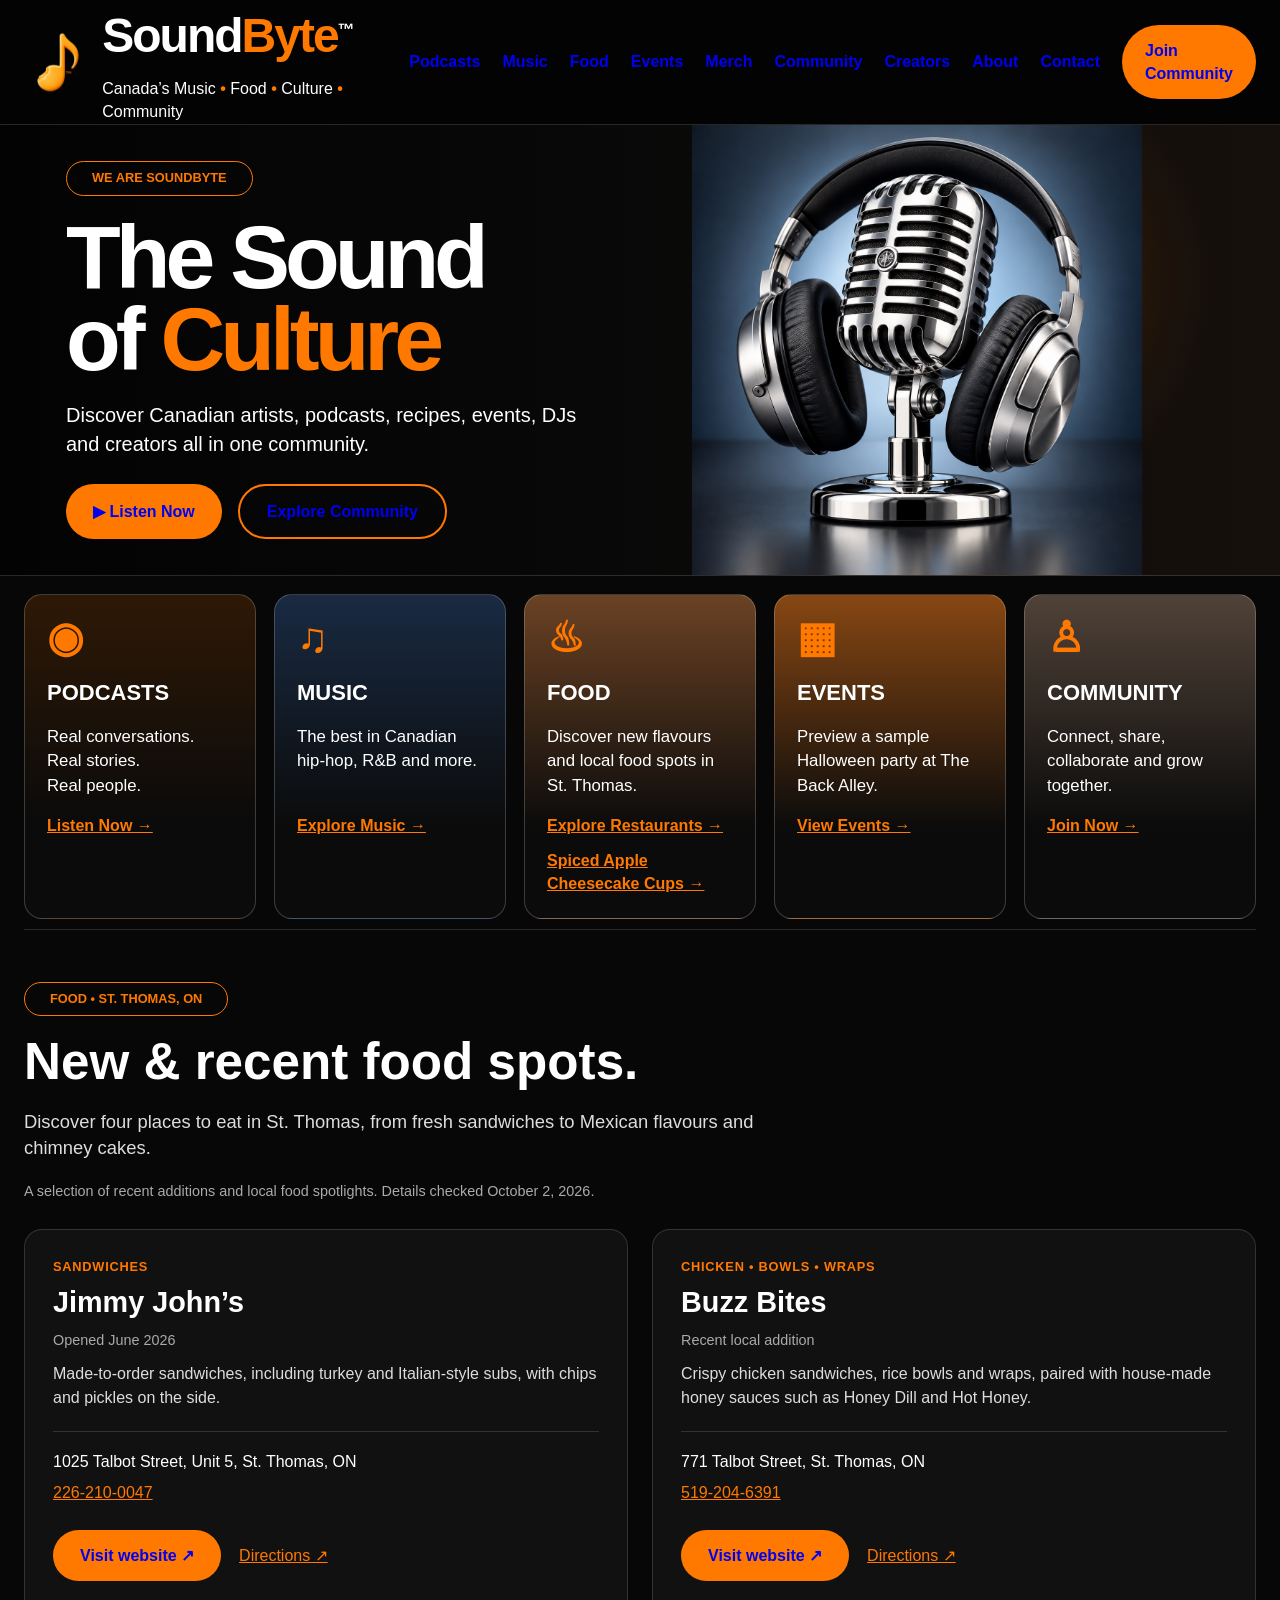
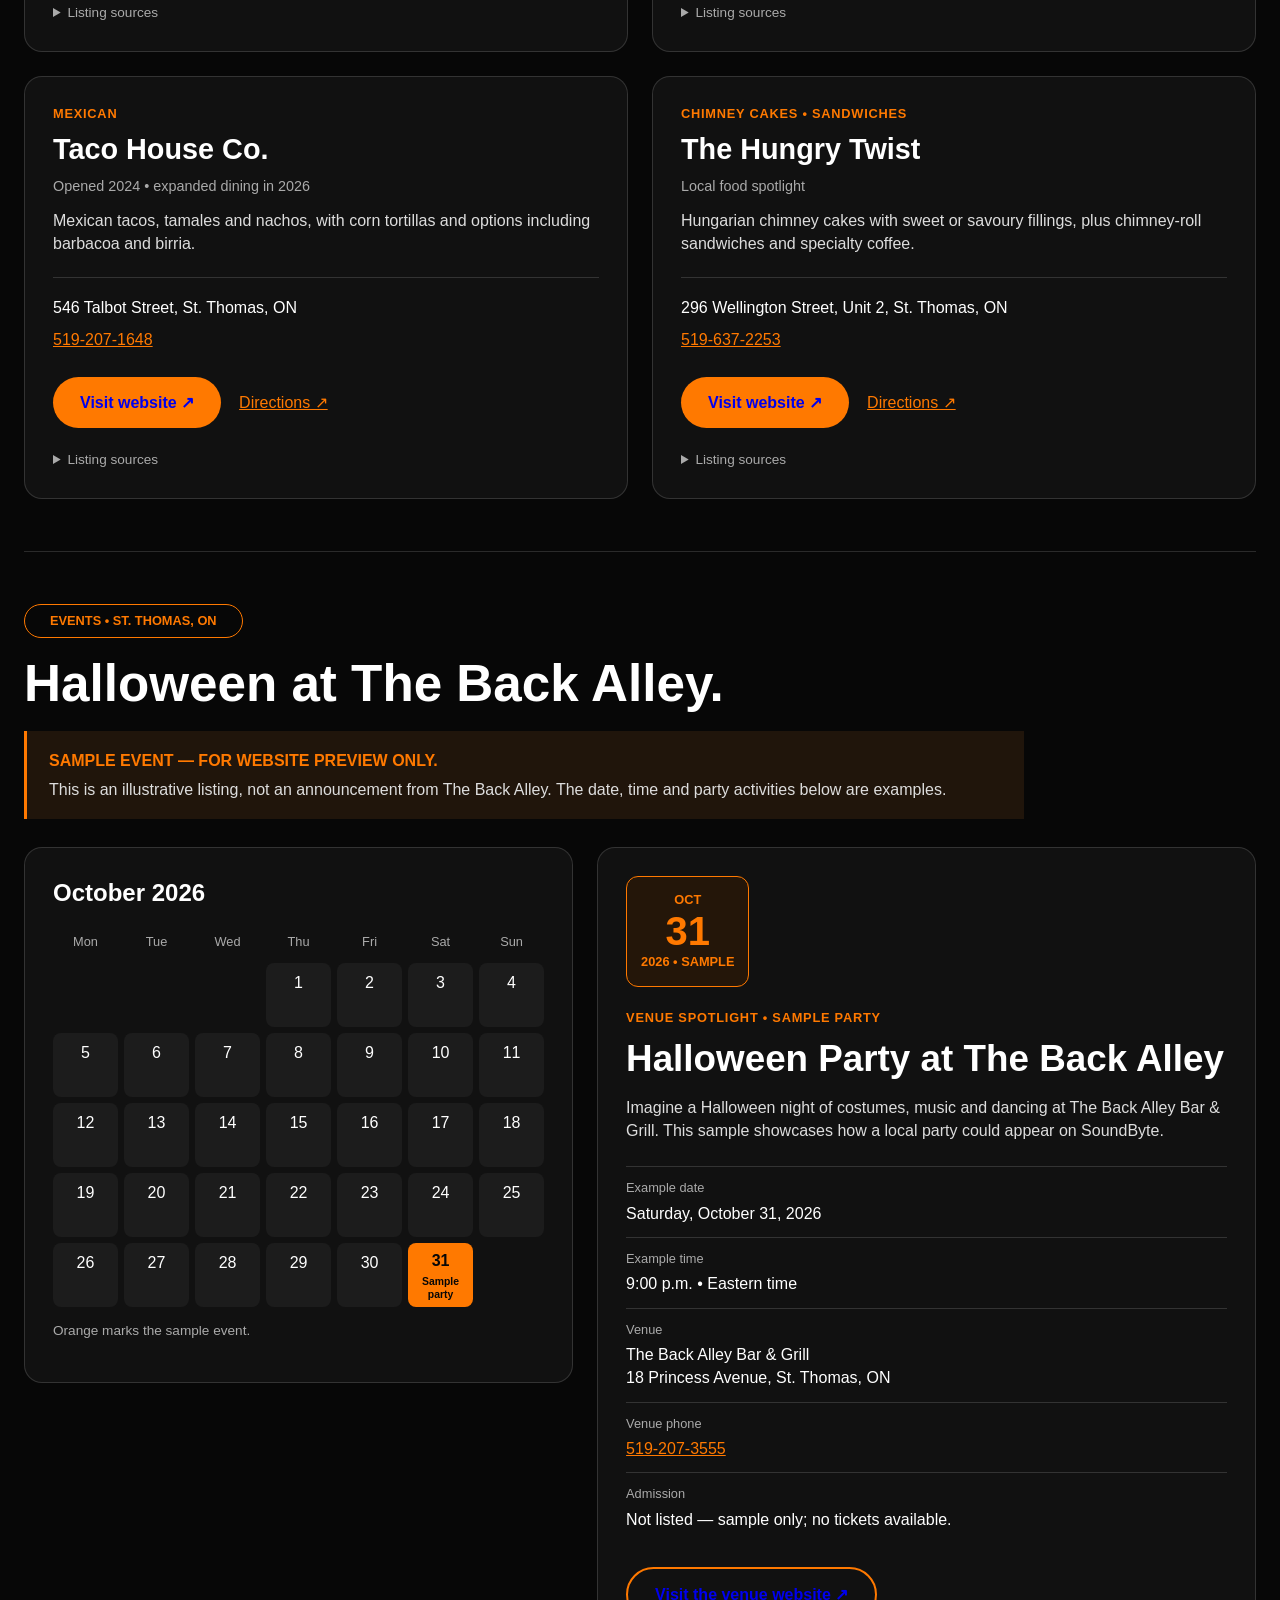
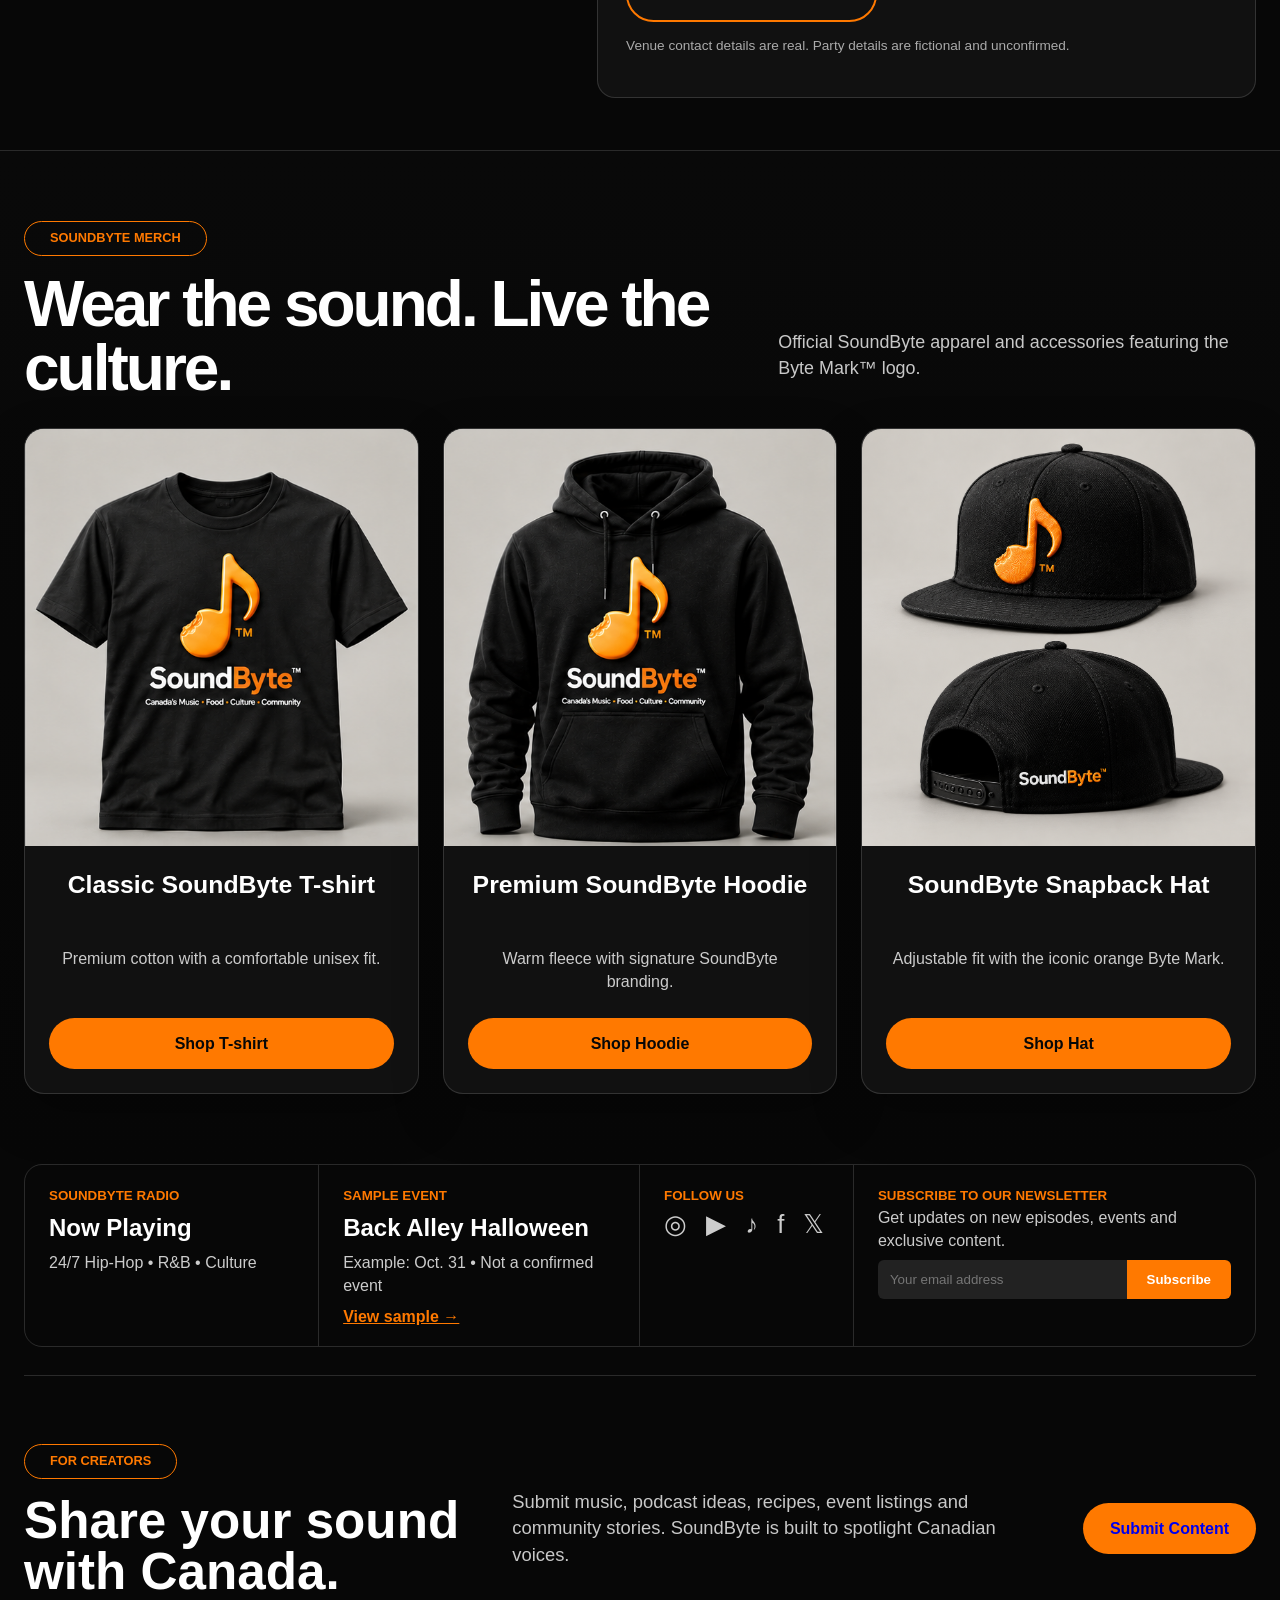
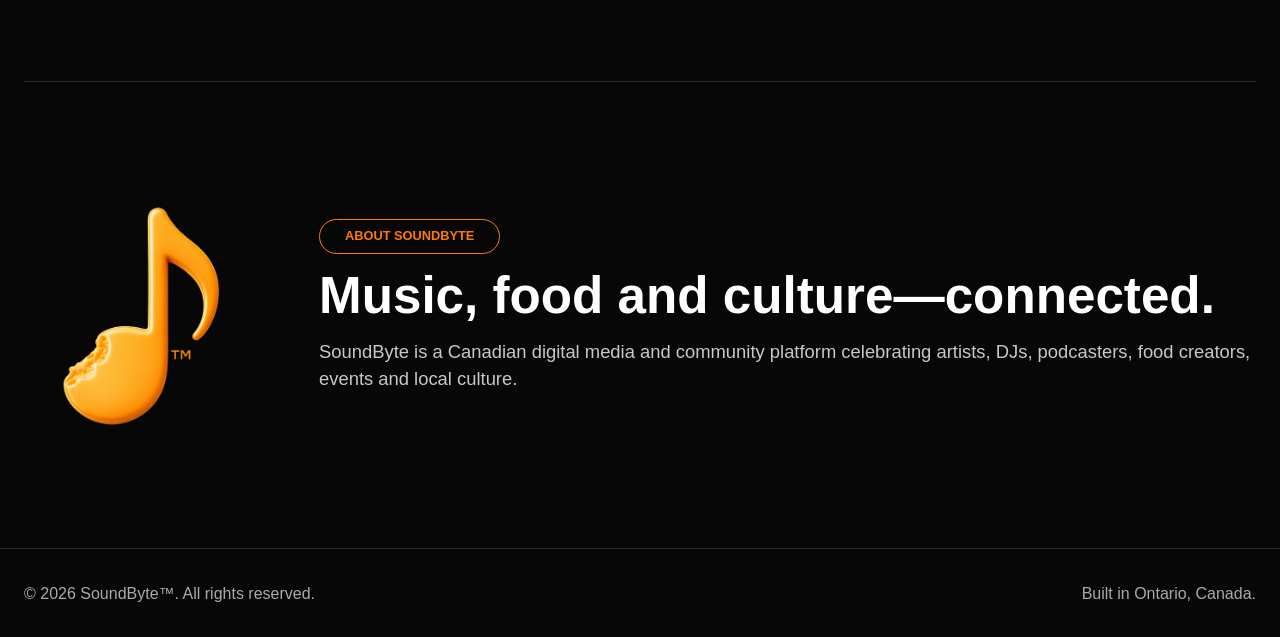
<file: index.html>
<!doctype html>
<html lang="en">
<head>
<meta charset="utf-8"><meta name="viewport" content="width=device-width,initial-scale=1">
<meta name="description" content="SoundByte — Canadian music, podcasts, food, events and community.">
<title>SoundByte™ | The Sound of Culture</title>
<link rel="stylesheet" href="style.css">
</head>
<body>
<header class="site-header">
  <div class="container header-inner">
    <a class="brand" href="#top">
      <img src="assets/soundbyte-logo.png" alt="SoundByte bite-mark logo" class="brand-logo">
      <div><div class="wordmark">Sound<span>Byte</span><sup>™</sup></div>
      <p>Canada’s Music <b>•</b> Food <b>•</b> Culture <b>•</b> Community</p></div>
    </a>
    <button class="menu-toggle" aria-label="Open menu" aria-expanded="false">☰</button>
    <nav class="main-nav">
      <a href="#podcasts">Podcasts</a><a href="#music">Music</a><a href="#food">Food</a>
      <a href="#events">Events</a><a href="#merch">Merch</a><a href="#community">Community</a><a href="#creators">Creators</a>
      <a href="#about">About</a><a href="#contact">Contact</a><a class="join" href="#community">Join Community</a>
    </nav>
  </div>
</header>

<main id="top">
<section class="hero">
  <div class="container hero-grid">
    <div class="hero-copy">
      <span class="pill">WE ARE SOUNDBYTE</span>
      <h1>The Sound<br>of <span>Culture</span></h1>
      <p>Discover Canadian artists, podcasts, recipes, events, DJs and creators all in one community.</p>
      <div class="actions"><a class="btn primary" href="#podcasts">▶ Listen Now</a><a class="btn outline" href="#community">Explore Community</a></div>
    </div>
    <div class="studio-art">
      <img class="studio-image" src="assets/microphone-and-headset.png" alt="Silver studio microphone framed by black and silver headphones" width="1254" height="1254" fetchpriority="high">
    </div>
  </div>
</section>

<section class="cards container">
  <article id="podcasts"><div class="icon">◉</div><h2>PODCASTS</h2><p>Real conversations.<br>Real stories.<br>Real people.</p><a href="#">Listen Now →</a></article>
  <article id="music"><div class="icon">♫</div><h2>MUSIC</h2><p>The best in Canadian hip-hop, R&amp;B and more.</p><a href="#">Explore Music →</a></article>
  <article id="food"><div class="icon">♨</div><h2>FOOD</h2><p>Discover new flavours and local food spots in St. Thomas.</p><a href="#st-thomas-food">Explore Restaurants →</a><a href="spiced-apple-cheesecake-cups.html" style="margin-top:12px">Spiced Apple Cheesecake Cups →</a></article>
  <article id="events"><div class="icon">▦</div><h2>EVENTS</h2><p>Preview a sample Halloween party at The Back Alley.</p><a href="#events-calendar">View Events →</a></article>
  <article id="community"><div class="icon">♙</div><h2>COMMUNITY</h2><p>Connect, share, collaborate and grow together.</p><a href="#">Join Now →</a></article>
</section>


<section class="food-directory container" id="st-thomas-food" aria-labelledby="food-directory-heading">
  <span class="pill">FOOD • ST. THOMAS, ON</span>
  <h2 id="food-directory-heading">New &amp; recent food spots.</h2>
  <p class="food-directory-intro">Discover four places to eat in St. Thomas, from fresh sandwiches to Mexican flavours and chimney cakes.</p>
  <p class="food-directory-meta">A selection of recent additions and local food spotlights. Details checked October 2, 2026.</p>
  <div class="restaurant-grid">
  <article class="restaurant-card">
    <p class="restaurant-category">SANDWICHES</p>
    <h3>Jimmy John’s</h3>
    <p class="restaurant-note">Opened June 2026</p>
    <p class="restaurant-description">Made-to-order sandwiches, including turkey and Italian-style subs, with chips and pickles on the side.</p>
    <address><span>1025 Talbot Street, Unit 5, St. Thomas, ON</span><a href="tel:+12262100047">226-210-0047</a></address>
    <div class="restaurant-actions"><a class="btn primary" href="https://jimmyjohns.ca/" target="_blank" rel="noopener noreferrer">Visit website ↗</a><a href="https://www.google.com/maps/search/?api=1&query=Jimmy%20John%E2%80%99s%201025%20Talbot%20Street%2C%20Unit%205%2C%20St.%20Thomas%2C%20ON" target="_blank" rel="noopener noreferrer">Directions ↗</a></div>
    <details class="restaurant-sources"><summary>Listing sources</summary><p><a href="https://westernrestaurantnews.com/news-releases/3126-jimmy-john-s-continues-southwestern-ontario-expansion-with-new-st-thomas-location" target="_blank" rel="noopener noreferrer">Opening details</a> · <a href="https://www.yellowpages.ca/search/si/1/Jimmy%2BJohns/London%2BON" target="_blank" rel="noopener noreferrer">Contact listing</a></p></details>
  </article>
  <article class="restaurant-card">
    <p class="restaurant-category">CHICKEN • BOWLS • WRAPS</p>
    <h3>Buzz Bites</h3>
    <p class="restaurant-note">Recent local addition</p>
    <p class="restaurant-description">Crispy chicken sandwiches, rice bowls and wraps, paired with house-made honey sauces such as Honey Dill and Hot Honey.</p>
    <address><span>771 Talbot Street, St. Thomas, ON</span><a href="tel:+15192046391">519-204-6391</a></address>
    <div class="restaurant-actions"><a class="btn primary" href="https://buzzbites.ca/" target="_blank" rel="noopener noreferrer">Visit website ↗</a><a href="https://www.google.com/maps/search/?api=1&query=Buzz%20Bites%20771%20Talbot%20Street%2C%20St.%20Thomas%2C%20ON" target="_blank" rel="noopener noreferrer">Directions ↗</a></div>
    <details class="restaurant-sources"><summary>Listing sources</summary><p><a href="https://downtownstthomas.ca/business/buzz-bites/" target="_blank" rel="noopener noreferrer">Business listing</a> · <a href="https://www.sbecinnovation.ca/articles/small-business-spotlight-buzz-bites" target="_blank" rel="noopener noreferrer">Local spotlight</a></p></details>
  </article>
  <article class="restaurant-card">
    <p class="restaurant-category">MEXICAN</p>
    <h3>Taco House Co.</h3>
    <p class="restaurant-note">Opened 2024 • expanded dining in 2026</p>
    <p class="restaurant-description">Mexican tacos, tamales and nachos, with corn tortillas and options including barbacoa and birria.</p>
    <address><span>546 Talbot Street, St. Thomas, ON</span><a href="tel:+15192071648">519-207-1648</a></address>
    <div class="restaurant-actions"><a class="btn primary" href="https://www.tacohousecompany.com/" target="_blank" rel="noopener noreferrer">Visit website ↗</a><a href="https://www.google.com/maps/search/?api=1&query=Taco%20House%20Co.%20546%20Talbot%20Street%2C%20St.%20Thomas%2C%20ON" target="_blank" rel="noopener noreferrer">Directions ↗</a></div>
    <details class="restaurant-sources"><summary>Listing sources</summary><p><a href="https://downtownstthomas.ca/business/taco-house-co/" target="_blank" rel="noopener noreferrer">Business listing</a> · <a href="https://online.flippingbook.com/view/712323750/1/" target="_blank" rel="noopener noreferrer">Expansion feature</a></p></details>
  </article>
  <article class="restaurant-card">
    <p class="restaurant-category">CHIMNEY CAKES • SANDWICHES</p>
    <h3>The Hungry Twist</h3>
    <p class="restaurant-note">Local food spotlight</p>
    <p class="restaurant-description">Hungarian chimney cakes with sweet or savoury fillings, plus chimney-roll sandwiches and specialty coffee.</p>
    <address><span>296 Wellington Street, Unit 2, St. Thomas, ON</span><a href="tel:+15196372253">519-637-2253</a></address>
    <div class="restaurant-actions"><a class="btn primary" href="https://thehungrytwist.com/" target="_blank" rel="noopener noreferrer">Visit website ↗</a><a href="https://www.google.com/maps/search/?api=1&query=The%20Hungry%20Twist%20296%20Wellington%20Street%2C%20Unit%202%2C%20St.%20Thomas%2C%20ON" target="_blank" rel="noopener noreferrer">Directions ↗</a></div>
    <details class="restaurant-sources"><summary>Listing sources</summary><p><a href="https://www.stthomaschamber.on.ca/news/details/welcome-new-member-the-hungry-twist" target="_blank" rel="noopener noreferrer">Chamber listing</a></p></details>
  </article>
  </div>
</section>

<section class="events-calendar container" id="events-calendar" aria-labelledby="events-calendar-title">
  <span class="pill">EVENTS • ST. THOMAS, ON</span>
  <h2 id="events-calendar-title">Halloween at The Back Alley.</h2>
  <p class="sample-event-notice"><strong>SAMPLE EVENT — FOR WEBSITE PREVIEW ONLY.</strong> This is an illustrative listing, not an announcement from The Back Alley. The date, time and party activities below are examples.</p>
  <div class="events-preview-grid">
    <div class="calendar-panel">
      <h3>October 2026</h3>
      <div class="calendar-weekdays" aria-hidden="true"><span>Mon</span><span>Tue</span><span>Wed</span><span>Thu</span><span>Fri</span><span>Sat</span><span>Sun</span></div>
      <ol class="calendar-days" aria-label="October 2026 calendar; sample event on October 31"><li class="calendar-empty" aria-hidden="true"></li><li class="calendar-empty" aria-hidden="true"></li><li class="calendar-empty" aria-hidden="true"></li><li><span>1</span></li><li><span>2</span></li><li><span>3</span></li><li><span>4</span></li><li><span>5</span></li><li><span>6</span></li><li><span>7</span></li><li><span>8</span></li><li><span>9</span></li><li><span>10</span></li><li><span>11</span></li><li><span>12</span></li><li><span>13</span></li><li><span>14</span></li><li><span>15</span></li><li><span>16</span></li><li><span>17</span></li><li><span>18</span></li><li><span>19</span></li><li><span>20</span></li><li><span>21</span></li><li><span>22</span></li><li><span>23</span></li><li><span>24</span></li><li><span>25</span></li><li><span>26</span></li><li><span>27</span></li><li><span>28</span></li><li><span>29</span></li><li><span>30</span></li><li class="calendar-event"><a href="#back-alley-sample" aria-label="October 31: sample Halloween party, not a confirmed event"><span>31</span><small>Sample party</small></a></li><li class="calendar-empty" aria-hidden="true"></li></ol>
      <p class="calendar-legend">Orange marks the sample event.</p>
    </div>
    <article class="featured-event" id="back-alley-sample">
      <div class="event-date-badge"><span>OCT</span><strong>31</strong><span>2026 • SAMPLE</span></div>
      <p class="event-eyebrow">VENUE SPOTLIGHT • SAMPLE PARTY</p>
      <h3>Halloween Party at The Back Alley</h3>
      <p class="event-description">Imagine a Halloween night of costumes, music and dancing at The Back Alley Bar &amp; Grill. This sample showcases how a local party could appear on SoundByte.</p>
      <dl class="event-details">
        <div><dt>Example date</dt><dd><time datetime="2026-10-31">Saturday, October 31, 2026</time></dd></div>
        <div><dt>Example time</dt><dd>9:00 p.m. • Eastern time</dd></div>
        <div><dt>Venue</dt><dd>The Back Alley Bar &amp; Grill<br>18 Princess Avenue, St. Thomas, ON</dd></div>
        <div><dt>Venue phone</dt><dd><a href="tel:+15192073555">519-207-3555</a></dd></div>
        <div><dt>Admission</dt><dd>Not listed — sample only; no tickets available.</dd></div>
      </dl>
      <a class="btn outline" href="https://thebackalley.ca/" target="_blank" rel="noopener noreferrer">Visit the venue website ↗</a>
      <p class="event-footnote">Venue contact details are real. Party details are fictional and unconfirmed.</p>
    </article>
  </div>
</section>

<section class="merch-section" id="merch">
  <div class="container">
    <div class="merch-heading">
      <div>
        <span class="pill">SOUNDBYTE MERCH</span>
        <h2>Wear the sound. Live the culture.</h2>
      </div>
      <p>Official SoundByte apparel and accessories featuring the Byte Mark™ logo.</p>
    </div>
    <div class="merch-grid">
      <article class="merch-card">
        <div class="merch-product merch-product-tshirt"><img src="assets/merch/soundbyte-clean-products.png" alt="Classic black SoundByte T-shirt on a light background" loading="lazy" width="1774" height="887"></div>
        <div class="merch-card-body">
          <h3>Classic SoundByte T-shirt</h3>
          <p>Premium cotton with a comfortable unisex fit.</p>
          <a class="btn primary" href="mailto:hello@soundbytes.ca?subject=Classic%20SoundByte%20T-shirt">Shop T-shirt</a>
        </div>
      </article>
      <article class="merch-card">
        <div class="merch-product merch-product-hoodie"><img src="assets/merch/soundbyte-clean-products.png" alt="Premium black SoundByte hoodie on a light background" loading="lazy" width="1774" height="887"></div>
        <div class="merch-card-body">
          <h3>Premium SoundByte Hoodie</h3>
          <p>Warm fleece with signature SoundByte branding.</p>
          <a class="btn primary" href="mailto:hello@soundbytes.ca?subject=Premium%20SoundByte%20Hoodie">Shop Hoodie</a>
        </div>
      </article>
      <article class="merch-card">
        <div class="merch-product merch-product-hat"><img src="assets/merch/soundbyte-snapback-front-back.png" alt="Front and back views of the black SoundByte snapback: orange Byte Mark on the front, SoundByte embroidery and adjustable closure on the back" loading="lazy"></div>
        <div class="merch-card-body">
          <h3>SoundByte Snapback Hat</h3>
          <p>Adjustable fit with the iconic orange Byte Mark.</p>
          <a class="btn primary" href="mailto:hello@soundbytes.ca?subject=SoundByte%20Snapback%20Hat">Shop Hat</a>
        </div>
      </article>
    </div>
  </div>
</section>

<section class="info container">
  <div><small>SOUNDBYTE RADIO</small><h3>Now Playing</h3><p>24/7 Hip-Hop • R&amp;B • Culture</p></div>
  <div><small>SAMPLE EVENT</small><h3>Back Alley Halloween</h3><p>Example: Oct. 31 • Not a confirmed event</p><a class="event-teaser-link" href="#events-calendar">View sample →</a></div>
  <div><small>FOLLOW US</small><p class="social">◎ ▶ ♪ f 𝕏</p></div>
  <form id="contact"><small>SUBSCRIBE TO OUR NEWSLETTER</small><p>Get updates on new episodes, events and exclusive content.</p><div class="subscribe"><input type="email" placeholder="Your email address" required><button>Subscribe</button></div></form>
</section>

<section class="feature container" id="creators"><div><span class="pill">FOR CREATORS</span><h2>Share your sound with Canada.</h2></div><p>Submit music, podcast ideas, recipes, event listings and community stories. SoundByte is built to spotlight Canadian voices.</p><a class="btn primary" href="mailto:hello@soundbytes.ca">Submit Content</a></section>

<section class="about container" id="about"><img src="assets/soundbyte-logo.png" alt="SoundByte logo"><div><span class="pill">ABOUT SOUNDBYTE</span><h2>Music, food and culture—connected.</h2><p>SoundByte is a Canadian digital media and community platform celebrating artists, DJs, podcasters, food creators, events and local culture.</p></div></section>
</main>

<footer><div class="container"><p>© <span id="year"></span> SoundByte™. All rights reserved.</p><p>Built in Ontario, Canada.</p></div></footer>
<script src="script.js"></script>
</body></html>
</file>
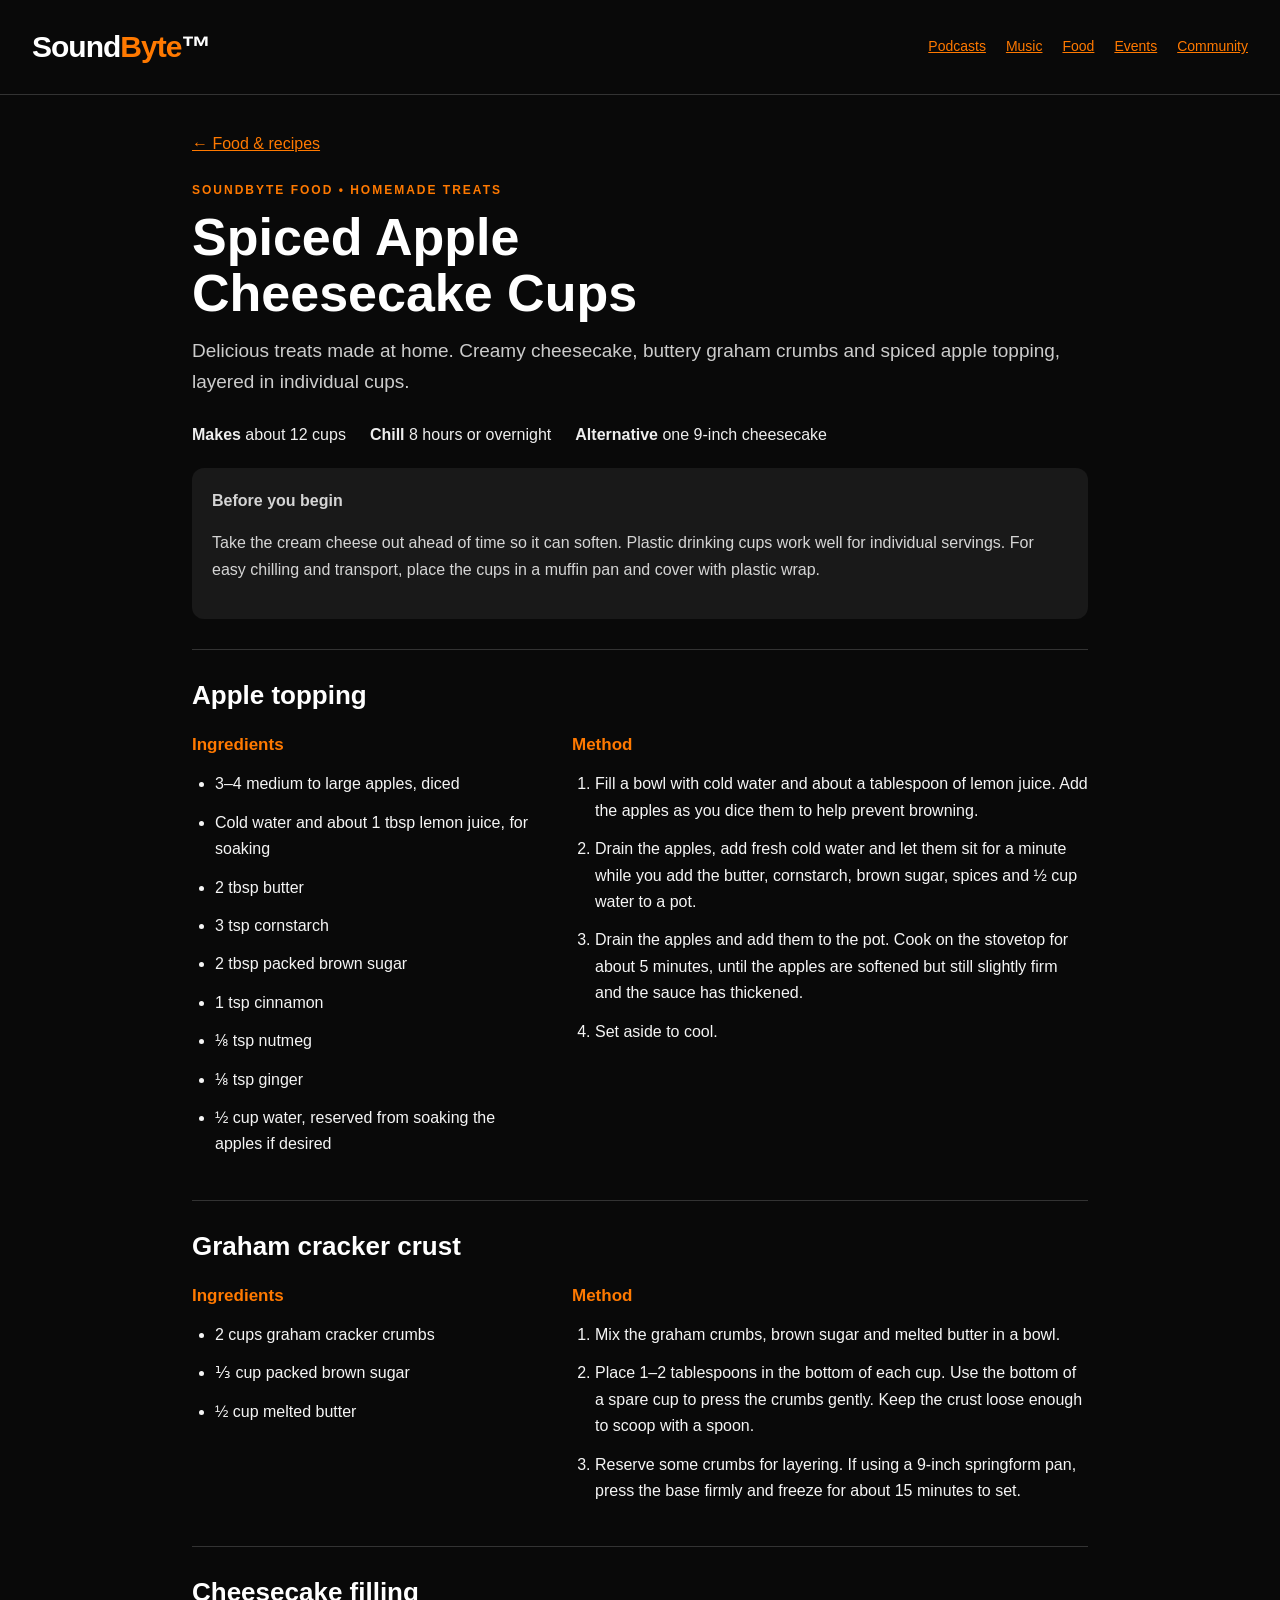
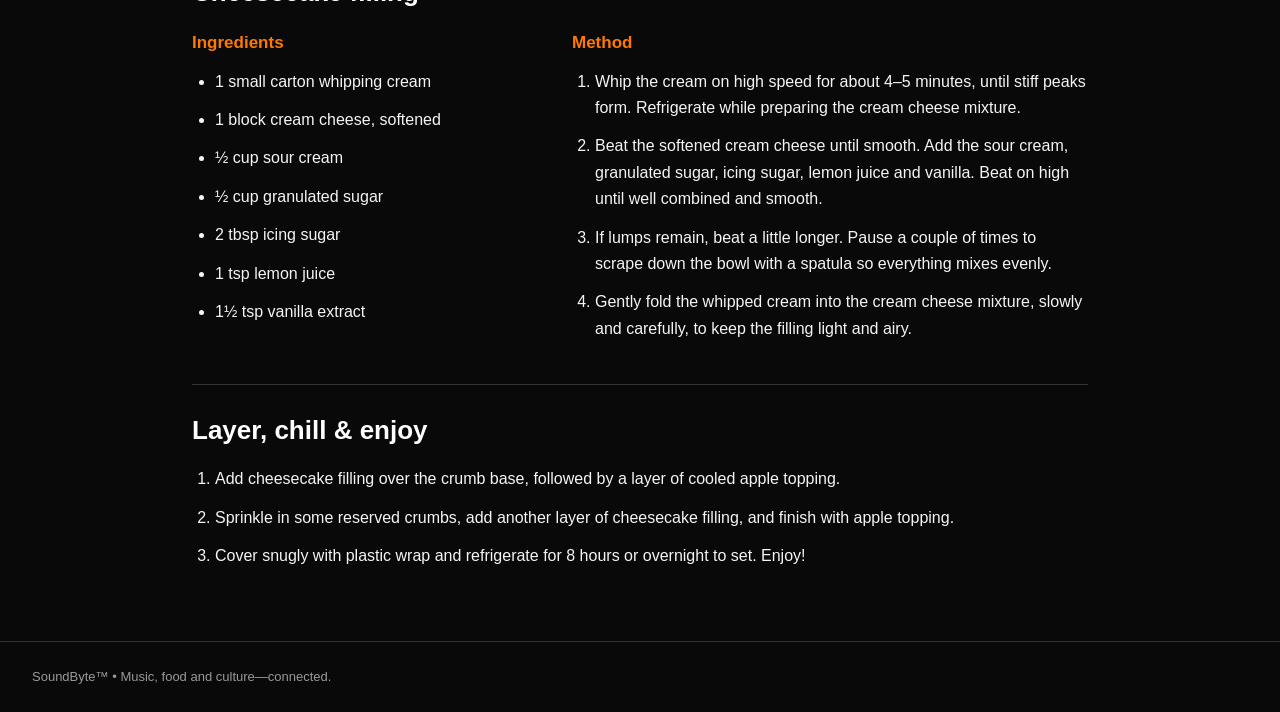
<file: spiced-apple-cheesecake-cups.html>
<!doctype html>
<html lang="en"><head><meta charset="utf-8"><meta name="viewport" content="width=device-width,initial-scale=1"><title>Spiced Apple Cheesecake Cups | SoundByte Food</title><meta name="description" content="Make spiced apple cheesecake cups with graham cracker crumbs, creamy no-bake filling and cinnamon apple topping. Makes about 12 cups."></head><body style="margin:0"><div id="sb-recipe-preview">
<style>
#sb-recipe-preview{background:#090909;color:#f5f5f5;font-family:Arial,Helvetica,sans-serif;line-height:1.65}
#sb-recipe-preview *{box-sizing:border-box}
#sb-recipe-preview header{padding:22px 32px;border-bottom:1px solid #333;display:flex;justify-content:space-between;align-items:center;gap:20px;flex-wrap:wrap}
#sb-recipe-preview .brand{font-size:30px;font-weight:800;letter-spacing:-1px}
#sb-recipe-preview .orange,#sb-recipe-preview a{color:#ff7900}
#sb-recipe-preview nav{display:flex;gap:20px;flex-wrap:wrap;font-size:14px}
#sb-recipe-preview main{max-width:960px;margin:auto;padding:36px 32px 60px}
#sb-recipe-preview .eyebrow{color:#ff7900;letter-spacing:2px;font-size:12px;font-weight:700;margin:24px 0 8px}
#sb-recipe-preview h1{font-size:clamp(32px,5vw,52px);line-height:1.08;margin:0 0 14px;color:#fff}
#sb-recipe-preview .intro{font-size:19px;color:#ccc;margin:0 0 24px}
#sb-recipe-preview .facts{display:flex;gap:24px;flex-wrap:wrap;margin:20px 0;color:#eee}
#sb-recipe-preview figure{margin:28px 0}
#sb-recipe-preview figure img{width:100%;height:auto;display:block;border-radius:14px}
#sb-recipe-preview figcaption{color:#aaa;font-size:12px;margin-top:8px}
#sb-recipe-preview h2{font-size:26px;line-height:1.2;margin:0 0 20px;color:#fff}
#sb-recipe-preview h3{font-size:17px;color:#ff7900;margin:0 0 12px}
#sb-recipe-preview .section{border-top:1px solid #333;padding-top:30px;margin-top:30px}
#sb-recipe-preview .columns{display:grid;grid-template-columns:.8fr 1.2fr;gap:36px}
#sb-recipe-preview ul,#sb-recipe-preview ol{padding-left:23px;margin:0}
#sb-recipe-preview li{margin-bottom:12px}
#sb-recipe-preview .note{background:#191919;padding:20px;border-radius:12px;color:#d5d5d5}
#sb-recipe-preview footer{border-top:1px solid #333;padding:24px 32px;color:#999;font-size:13px}
@media(max-width:650px){#sb-recipe-preview .columns{grid-template-columns:1fr;gap:20px}#sb-recipe-preview main{padding:28px 20px 40px}#sb-recipe-preview header{padding:20px}}
</style>
<header><a class="brand" href="index.html" style="text-decoration:none;color:#fff">Sound<span class="orange">Byte</span>™</a><nav aria-label="Site navigation"><a href="index.html#podcasts">Podcasts</a><a href="index.html#music">Music</a><a href="index.html#food">Food</a><a href="index.html#events">Events</a><a href="index.html#community">Community</a></nav></header>
<main>
<a href="index.html#food">← Food &amp; recipes</a>
<p class="eyebrow">SOUNDBYTE FOOD • HOMEMADE TREATS</p>
<h1>Spiced Apple<br>Cheesecake Cups</h1>
<p class="intro">Delicious treats made at home. Creamy cheesecake, buttery graham crumbs and spiced apple topping, layered in individual cups.</p>
<div class="facts"><span><strong>Makes</strong> about 12 cups</span><span><strong>Chill</strong> 8 hours or overnight</span><span><strong>Alternative</strong> one 9-inch cheesecake</span></div>

<div class="note"><strong>Before you begin</strong><p>Take the cream cheese out ahead of time so it can soften. Plastic drinking cups work well for individual servings. For easy chilling and transport, place the cups in a muffin pan and cover with plastic wrap.</p></div>
<section class="section"><h2>Apple topping</h2><div class="columns"><div><h3>Ingredients</h3><ul><li>3–4 medium to large apples, diced</li><li>Cold water and about 1 tbsp lemon juice, for soaking</li><li>2 tbsp butter</li><li>3 tsp cornstarch</li><li>2 tbsp packed brown sugar</li><li>1 tsp cinnamon</li><li>⅛ tsp nutmeg</li><li>⅛ tsp ginger</li><li>½ cup water, reserved from soaking the apples if desired</li></ul></div><div><h3>Method</h3><ol><li>Fill a bowl with cold water and about a tablespoon of lemon juice. Add the apples as you dice them to help prevent browning.</li><li>Drain the apples, add fresh cold water and let them sit for a minute while you add the butter, cornstarch, brown sugar, spices and ½ cup water to a pot.</li><li>Drain the apples and add them to the pot. Cook on the stovetop for about 5 minutes, until the apples are softened but still slightly firm and the sauce has thickened.</li><li>Set aside to cool.</li></ol></div></div></section>
<section class="section"><h2>Graham cracker crust</h2><div class="columns"><div><h3>Ingredients</h3><ul><li>2 cups graham cracker crumbs</li><li>⅓ cup packed brown sugar</li><li>½ cup melted butter</li></ul></div><div><h3>Method</h3><ol><li>Mix the graham crumbs, brown sugar and melted butter in a bowl.</li><li>Place 1–2 tablespoons in the bottom of each cup. Use the bottom of a spare cup to press the crumbs gently. Keep the crust loose enough to scoop with a spoon.</li><li>Reserve some crumbs for layering. If using a 9-inch springform pan, press the base firmly and freeze for about 15 minutes to set.</li></ol></div></div></section>
<section class="section"><h2>Cheesecake filling</h2><div class="columns"><div><h3>Ingredients</h3><ul><li>1 small carton whipping cream</li><li>1 block cream cheese, softened</li><li>½ cup sour cream</li><li>½ cup granulated sugar</li><li>2 tbsp icing sugar</li><li>1 tsp lemon juice</li><li>1½ tsp vanilla extract</li></ul></div><div><h3>Method</h3><ol><li>Whip the cream on high speed for about 4–5 minutes, until stiff peaks form. Refrigerate while preparing the cream cheese mixture.</li><li>Beat the softened cream cheese until smooth. Add the sour cream, granulated sugar, icing sugar, lemon juice and vanilla. Beat on high until well combined and smooth.</li><li>If lumps remain, beat a little longer. Pause a couple of times to scrape down the bowl with a spatula so everything mixes evenly.</li><li>Gently fold the whipped cream into the cream cheese mixture, slowly and carefully, to keep the filling light and airy.</li></ol></div></div></section>
<section class="section"><h2>Layer, chill &amp; enjoy</h2><ol><li>Add cheesecake filling over the crumb base, followed by a layer of cooled apple topping.</li><li>Sprinkle in some reserved crumbs, add another layer of cheesecake filling, and finish with apple topping.</li><li>Cover snugly with plastic wrap and refrigerate for 8 hours or overnight to set. Enjoy!</li></ol></section>
</main><footer>SoundByte™ • Music, food and culture—connected.</footer>
</div>
</body></html>
</file>
<file: style.css>
*{box-sizing:border-box}html{scroll-behavior:smooth}:root{--orange:#ff7900;--bg:#070707;--line:rgba(255,255,255,.14)}body{margin:0;background:var(--bg);color:#fff;font-family:Arial,Helvetica,sans-serif;line-height:1.45}.container{width:min(1480px,calc(100% - 48px));margin:auto}.site-header{position:sticky;top:0;z-index:50;background:rgba(4,4,4,.94);backdrop-filter:blur(15px);border-bottom:1px solid var(--line)}.header-inner{min-height:124px;display:flex;align-items:center;justify-content:space-between;gap:24px}.brand{display:flex;align-items:center;gap:14px;text-decoration:none;color:#fff}.brand-logo{width:74px;height:88px;object-fit:contain}.wordmark{font-size:3rem;font-weight:800;letter-spacing:-2px}.wordmark span{color:var(--orange)}.wordmark sup{font-size:.35em}.brand p{margin:6px 0 0}.brand b{color:var(--orange)}.main-nav{display:flex;gap:22px;align-items:center;font-weight:700}.main-nav a{text-decoration:none}.join{background:var(--orange);padding:14px 23px;border-radius:999px}.menu-toggle{display:none;background:none;border:0;color:#fff;font-size:1.8rem}.hero{min-height:450px;overflow:hidden;background:radial-gradient(circle at 75% 35%,rgba(255,120,0,.24),transparent 25%),linear-gradient(90deg,#030303 0%,#080808 45%,#16100c 100%);border-bottom:1px solid var(--line)}.hero-grid{min-height:450px;display:grid;grid-template-columns:.9fr 1.1fr;align-items:center}.hero-copy{padding-left:42px}.pill{display:inline-block;border:1px solid var(--orange);color:var(--orange);border-radius:999px;padding:7px 25px;font-weight:800;font-size:.8rem}.hero h1{font-size:clamp(4rem,7vw,6.3rem);line-height:.92;letter-spacing:-5px;margin:20px 0}.hero h1 span{color:var(--orange)}.hero-copy>p{font-size:1.25rem;max-width:570px}.actions{display:flex;gap:16px;flex-wrap:wrap;margin-top:25px}.btn{display:inline-flex;align-items:center;justify-content:center;padding:14px 27px;border-radius:999px;text-decoration:none;font-weight:800}.primary{background:var(--orange)}.outline{border:2px solid var(--orange)}.studio-art{height:450px;position:relative}.mic{position:absolute;left:10%;top:70px;width:150px}.mic div{width:90px;height:150px;border-radius:45px;margin:auto;background:repeating-linear-gradient(90deg,#2b1a10 0 6px,#9c7755 6px 9px,#120d0a 9px 15px);border:8px solid #161616}.mic i{display:block;width:18px;height:120px;background:#222;margin:auto}.mic b{display:block;width:145px;height:22px;border-radius:50%;background:#1d1d1d}.headphones{position:absolute;right:4%;top:100px;width:470px;height:270px;transform:rotate(8deg)}.headphones em{position:absolute;left:55px;width:350px;height:210px;border:32px solid #181818;border-bottom:0;border-radius:200px 200px 0 0}.headphones strong{position:absolute;right:0;top:132px;width:160px;height:160px;border-radius:50%;display:grid;place-items:center;background:radial-gradient(circle,#181818 0 42%,#020202 44% 60%,#3b2a21 62% 67%,#0b0b0b 69%)}.headphones img{width:82px;height:94px;object-fit:contain}.deck{position:absolute;bottom:0;left:0;right:0;height:130px;background:linear-gradient(#2a241f,#070707);transform:perspective(500px) rotateX(17deg)}.cards{display:grid;grid-template-columns:repeat(5,1fr);gap:18px;padding:18px 0 10px}.cards article{min-height:300px;border:1px solid rgba(255,255,255,.2);border-radius:18px;padding:22px;display:flex;flex-direction:column;align-items:flex-start;justify-content:flex-start;min-width:0;background:linear-gradient(180deg,rgba(255,120,0,.16),#0b0b0b 70%)}.cards article:nth-child(2){background:linear-gradient(180deg,#192a42,#0b0b0b 72%)}.cards article:nth-child(3){background:linear-gradient(180deg,#6b4224,#0b0b0b 72%)}.cards article:nth-child(4){background:linear-gradient(180deg,#874713,#0b0b0b 72%)}.cards article:nth-child(5){background:linear-gradient(180deg,#504238,#0b0b0b 72%)}.cards .icon{line-height:1;height:60px;display:flex;align-items:flex-start;flex-shrink:0}.cards h2{margin:0;font-size:22px;font-weight:700;line-height:1.45;overflow-wrap:anywhere}.cards p{font-size:1.05rem;line-height:1.45;margin:16px 0;min-height:4.35em}.cards article>a{font-size:16px;line-height:1.45}.cards a,.icon,.info small{color:var(--orange);font-weight:800}.icon{font-size:2.6rem}.info{display:grid;grid-template-columns:1.1fr 1.2fr .8fr 1.5fr;border:1px solid var(--line);border-radius:18px;margin-bottom:28px;overflow:hidden}.info>div,.info form{padding:18px 24px;border-right:1px solid var(--line)}.info form{border-right:0}.info h3{font-size:1.5rem;margin:5px 0}.info p{margin:0;color:#ccc}.social{font-size:1.6rem;word-spacing:12px!important}.subscribe{display:flex;margin-top:8px}.subscribe input{flex:1;min-width:0;background:#222;border:0;color:#fff;padding:12px;border-radius:6px 0 0 6px}.subscribe button{border:0;background:var(--orange);color:#fff;font-weight:800;padding:0 20px;border-radius:0 6px 6px 0}.feature,.about{display:grid;grid-template-columns:1.1fr 1.3fr auto;gap:35px;align-items:center;padding:68px 0;border-top:1px solid var(--line)}.feature h2,.about h2{font-size:clamp(2rem,4vw,4rem);line-height:1;margin:16px 0}.feature>p,.about p{color:#c8c8c8;font-size:1.15rem}.about{grid-template-columns:260px 1fr}.about img{width:220px}footer{border-top:1px solid var(--line)}footer .container{min-height:88px;display:flex;align-items:center;justify-content:space-between;color:#aaa}
.merch-section{padding:70px 0;border-top:1px solid var(--line);background:linear-gradient(180deg,#090909,#070707)}
.merch-heading{display:flex;align-items:end;justify-content:space-between;gap:30px;margin-bottom:28px}
.merch-heading h2{font-size:clamp(2.4rem,5vw,4.8rem);line-height:1;margin:16px 0 0;letter-spacing:-3px}
.merch-heading>p{max-width:520px;color:#c8c8c8;font-size:1.12rem}
.merch-grid{display:grid;grid-template-columns:repeat(3,1fr);gap:24px}
.merch-card{overflow:hidden;border:1px solid var(--line);border-radius:20px;background:#111;box-shadow:0 20px 50px rgba(0,0,0,.28)}
.merch-card img{display:block;width:100%;aspect-ratio:4/5;object-fit:cover;background:#0b0b0b}
.merch-card-body{padding:24px}
.merch-label{margin:0 0 5px;color:var(--orange);font-size:.78rem;font-weight:800;letter-spacing:.08em}
.merch-card h3{margin:0 0 10px;font-size:1.55rem}
.merch-card-body>p:not(.merch-label){color:#ccc;min-height:50px}
.merch-card .btn{margin-top:8px}

@media(max-width:1200px){.brand p{display:none}.main-nav{gap:12px;font-size:.9rem}.cards{grid-template-columns:repeat(3,1fr)}.info{grid-template-columns:1fr 1fr}.info>div:nth-child(2){border-right:0}.info>div:nth-child(3),.info form{border-top:1px solid var(--line)}}@media(max-width:900px){.menu-toggle{display:block}.main-nav{display:none;position:absolute;left:0;right:0;top:100%;background:#090909;padding:20px;flex-direction:column}.main-nav.open{display:flex}.hero-grid{grid-template-columns:1fr}.merch-heading{align-items:flex-start;flex-direction:column}.merch-grid{grid-template-columns:1fr 1fr}.hero-copy{padding:40px 0}.studio-art{height:330px}.headphones{right:50%;transform:translateX(50%) rotate(8deg) scale(.82);transform-origin:center}.cards{grid-template-columns:1fr 1fr}.feature{grid-template-columns:1fr}}@media(max-width:620px){.container{width:min(100% - 28px,1480px)}.brand-logo{width:52px;height:64px}.wordmark{font-size:2rem}.header-inner{min-height:86px}.hero h1{font-size:3.8rem;letter-spacing:-3px}.cards,.info,.merch-grid{grid-template-columns:1fr}.info>div,.info form{border-right:0;border-bottom:1px solid var(--line)}.about{grid-template-columns:1fr;text-align:center}.about img{margin:auto}footer .container{flex-direction:column;justify-content:center;text-align:center;padding:16px 0}}
/* Approved clean merchandise layout. Each image window displays one product
   from the shared artwork; descriptions and actions remain native HTML. */
.merch-card{display:flex;flex-direction:column}
.merch-product{position:relative;aspect-ratio:565/600;overflow:hidden;background:#d8d5d0}
.merch-product img{position:absolute;display:block;width:313.9823%;max-width:none;height:auto;aspect-ratio:1774/887;top:-3.3333%;object-fit:fill}
.merch-product-tshirt img{left:-3.3628%}
.merch-product-hoodie img{left:-107.0796%}
.merch-product-hat img{position:static;width:100%;height:100%;aspect-ratio:auto;object-fit:contain}
.merch-card-body{display:flex;flex-direction:column;flex:1;text-align:center}
.merch-card h3{min-height:2.4em;line-height:1.2}
.merch-card-body>p:not(.merch-label){min-height:2.9em;margin:8px 0 24px}
.merch-card .btn{margin-top:auto;width:100%;color:#070707}

/* St. Thomas food directory, linked from the Food category card. */
.food-directory{padding:52px 0;border-top:1px solid var(--line);scroll-margin-top:140px}
.food-directory h2{font-size:clamp(2rem,4vw,3.5rem);line-height:1.1;margin:18px 0}
.food-directory-intro{max-width:760px;font-size:1.15rem;color:#ddd}
.food-directory-meta{color:#aaa;font-size:.9rem;margin-bottom:28px}
.restaurant-grid{display:grid;grid-template-columns:repeat(2,minmax(0,1fr));gap:24px}
.restaurant-card{min-width:0;padding:28px;border:1px solid var(--line);border-radius:18px;background:#111;display:flex;flex-direction:column}
.restaurant-category{margin:0 0 8px;color:var(--orange);font-size:.8rem;font-weight:800;letter-spacing:.06em}
.restaurant-card h3{font-size:1.8rem;line-height:1.2;margin:0 0 10px}
.restaurant-note{color:#aaa;font-size:.9rem;margin:0 0 12px}
.restaurant-description{color:#ddd;margin:0 0 22px;flex:1}
.restaurant-card address{display:flex;flex-direction:column;gap:8px;font-style:normal;padding:18px 0;border-top:1px solid var(--line)}
.restaurant-card address a,.restaurant-actions>a:not(.btn),.restaurant-sources a{color:var(--orange)}
.restaurant-actions{display:flex;align-items:center;flex-wrap:wrap;gap:18px;margin-top:8px}
.restaurant-sources{margin-top:22px;color:#aaa;font-size:.85rem;overflow-wrap:anywhere}
.restaurant-sources summary{cursor:pointer}
@media(max-width:620px){.restaurant-grid{grid-template-columns:1fr}.restaurant-card{padding:22px}.food-directory{scroll-margin-top:100px}}

/* Sample Halloween event showcase and calendar. */
.events-calendar{padding:52px 0;border-top:1px solid var(--line);scroll-margin-top:140px}
.events-calendar h2{font-size:clamp(2rem,4vw,3.5rem);line-height:1.1;margin:18px 0}
.sample-event-notice{padding:18px 22px;border-left:3px solid var(--orange);background:#20150b;color:#ddd;max-width:1000px;margin-bottom:28px}
.sample-event-notice strong{display:block;color:var(--orange);margin-bottom:6px}
.events-preview-grid{display:grid;grid-template-columns:minmax(0,1fr) minmax(0,1.2fr);gap:24px;align-items:start}
.calendar-panel,.featured-event{padding:28px;background:#111;border:1px solid var(--line);border-radius:18px;min-width:0}
.calendar-panel h3{font-size:1.5rem;margin:0 0 22px}
.calendar-weekdays,.calendar-days{display:grid;grid-template-columns:repeat(7,minmax(0,1fr));gap:6px}
.calendar-weekdays{color:#aaa;text-align:center;font-size:.8rem;margin-bottom:12px}
.calendar-days{list-style:none;margin:0;padding:0}
.calendar-days li{min-height:64px;padding:8px;text-align:center;border-radius:8px;background:#1c1c1c}
.calendar-days .calendar-empty{background:transparent}
.calendar-days .calendar-event{padding:0;background:var(--orange);color:#070707}
.calendar-event a{display:flex;flex-direction:column;align-items:center;justify-content:center;min-height:64px;height:100%;padding:5px;color:inherit;text-decoration:none;font-weight:800}
.calendar-event small{font-size:.65rem;line-height:1.2;margin-top:4px}
.calendar-legend,.event-footnote{color:#aaa;font-size:.85rem}
.featured-event{scroll-margin-top:140px}
.event-date-badge{display:inline-flex;flex-direction:column;align-items:center;min-width:115px;padding:14px;background:#241609;border:1px solid var(--orange);border-radius:12px;color:var(--orange);font-size:.8rem;font-weight:800}
.event-date-badge strong{font-size:2.5rem;line-height:1.1}
.event-eyebrow{color:var(--orange);font-size:.8rem;font-weight:800;letter-spacing:.06em;margin:22px 0 10px}
.featured-event h3{font-size:clamp(1.6rem,3vw,2.3rem);line-height:1.15;margin:0 0 16px}
.event-description{color:#ddd}
.event-details{margin:24px 0}
.event-details>div{padding:12px 0;border-top:1px solid var(--line)}
.event-details dt{font-size:.8rem;color:#aaa;margin-bottom:4px}
.event-details dd{margin:0}
.event-details a,.event-teaser-link{color:var(--orange)}
.event-teaser-link{display:inline-block;margin-top:8px;font-weight:700}
@media(max-width:900px){.events-preview-grid{grid-template-columns:1fr}}
@media(max-width:620px){.calendar-panel,.featured-event{padding:18px}.calendar-days li{min-height:50px;padding:6px 2px}.calendar-event a{min-height:50px}.calendar-weekdays,.calendar-days{gap:4px}.events-calendar,.featured-event{scroll-margin-top:100px}}

/* Studio banner photograph */
.studio-art{display:flex;align-items:center;justify-content:center;overflow:hidden}.studio-image{display:block;width:100%;height:100%;object-fit:contain}
</file>
